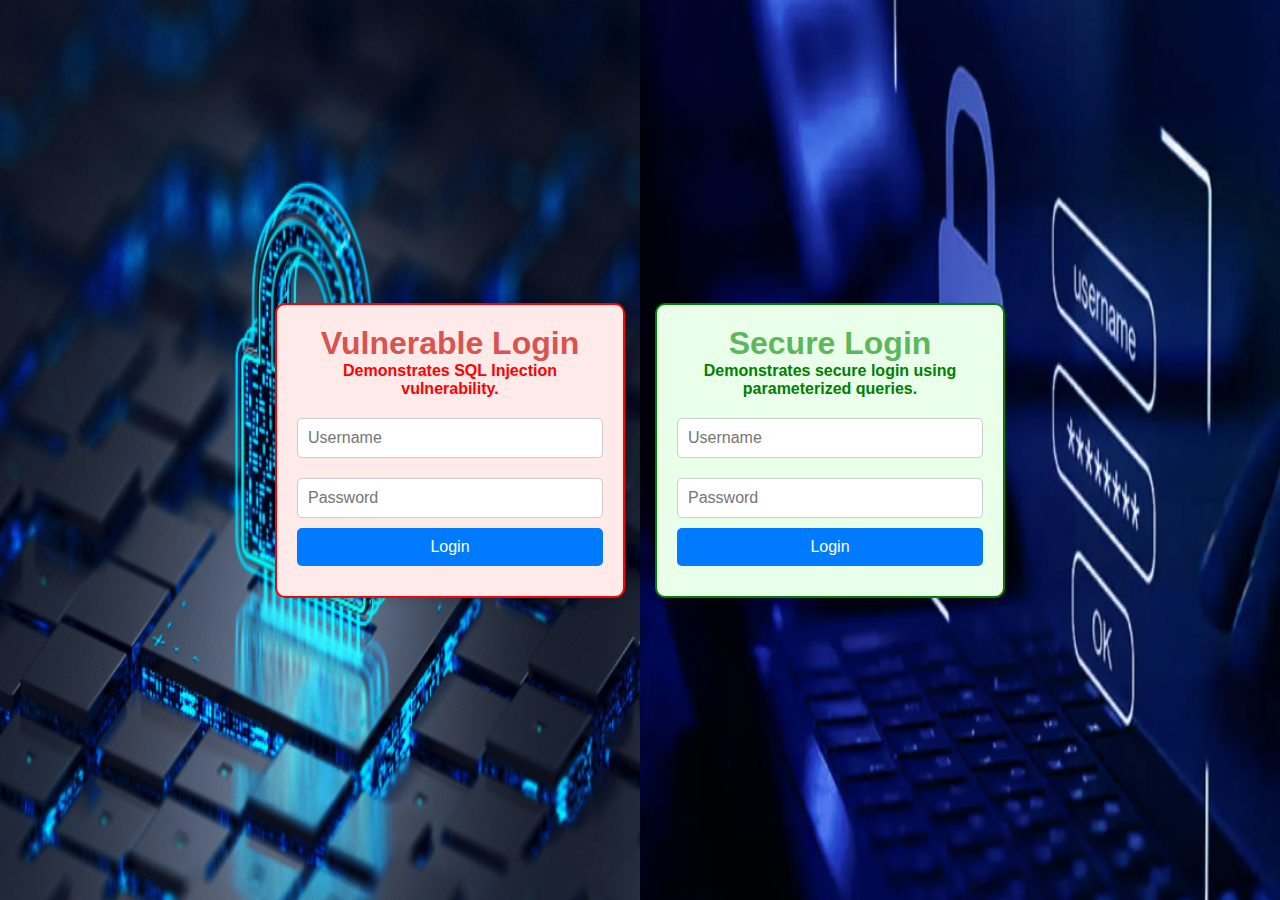
<file: SQL Injection/index.html>
<!DOCTYPE html>
<html lang="en">
<head>
    <meta charset="UTF-8">
    <meta name="viewport" content="width=device-width, initial-scale=1.0">
    <title>SQL Injection</title>
    <link rel="stylesheet" href="styles.css">
</head>
<body>
    <div class="container">
        <!-- Vulnerable Login -->
        <div class="card vulnerable">
            <h1>Vulnerable Login</h1>
            <p class="warning">Demonstrates SQL Injection vulnerability.</p>
            <form id="vulnerable-login">
                <input type="text" id="v-username" placeholder="Username" required>
                <input type="password" id="v-password" placeholder="Password" required>
                <button type="submit">Login</button>
            </form>
            <div class="message" id="v-message"></div>
        </div>

        <!-- Secure Login -->
        <div class="card secure">
            <h1>Secure Login</h1>
            <p class="info">Demonstrates secure login using parameterized queries.</p>
            <form id="secure-login">
                <input type="text" id="s-username" placeholder="Username" required>
                <input type="password" id="s-password" placeholder="Password" required>
                <button type="submit">Login</button>
            </form>
            <div class="message" id="s-message"></div>
        </div>
    </div>
    <script src="scripts.js"></script>
</body>
</html>
</file>
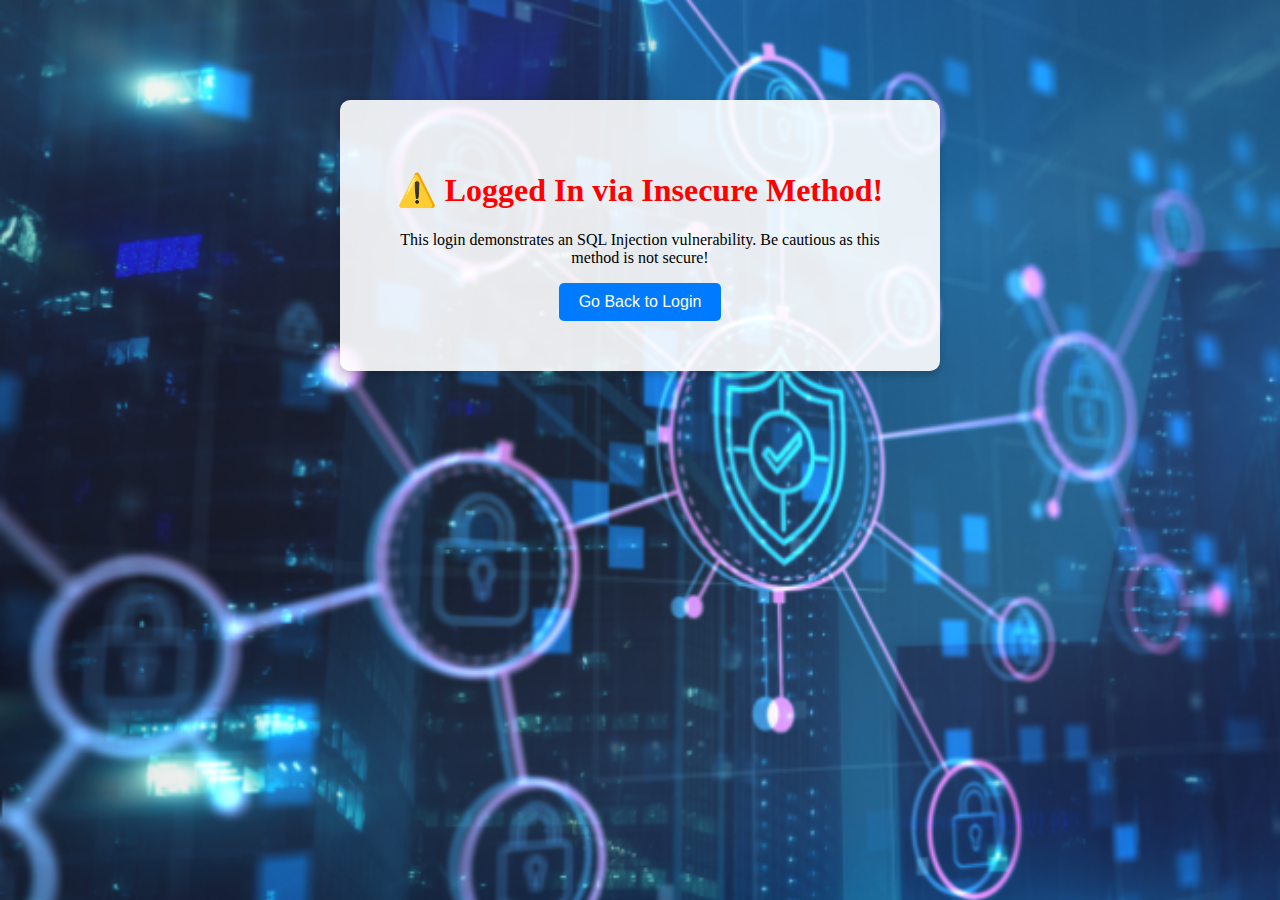
<file: SQL Injection/insecure.html>
<!DOCTYPE html>
<html lang="en">
<head>
    <meta charset="UTF-8">
    <meta name="viewport" content="width=device-width, initial-scale=1.0">
    <title>Insecure Login Page</title>
    <link rel="stylesheet" href="styles2.css">
    <style>
        body {
            background: url('unsuccess.png') no-repeat center center fixed;
            background-size: cover;
        }
    </style>
</head>
<body>
    <div class="warning-container">
        <h1>⚠️ Logged In via Insecure Method!</h1>
        <p>This login demonstrates an SQL Injection vulnerability. Be cautious as this method is not secure!</p>
        <a href="index.html"><button>Go Back to Login</button></a>
    </div>
</body>
</html>
</file>
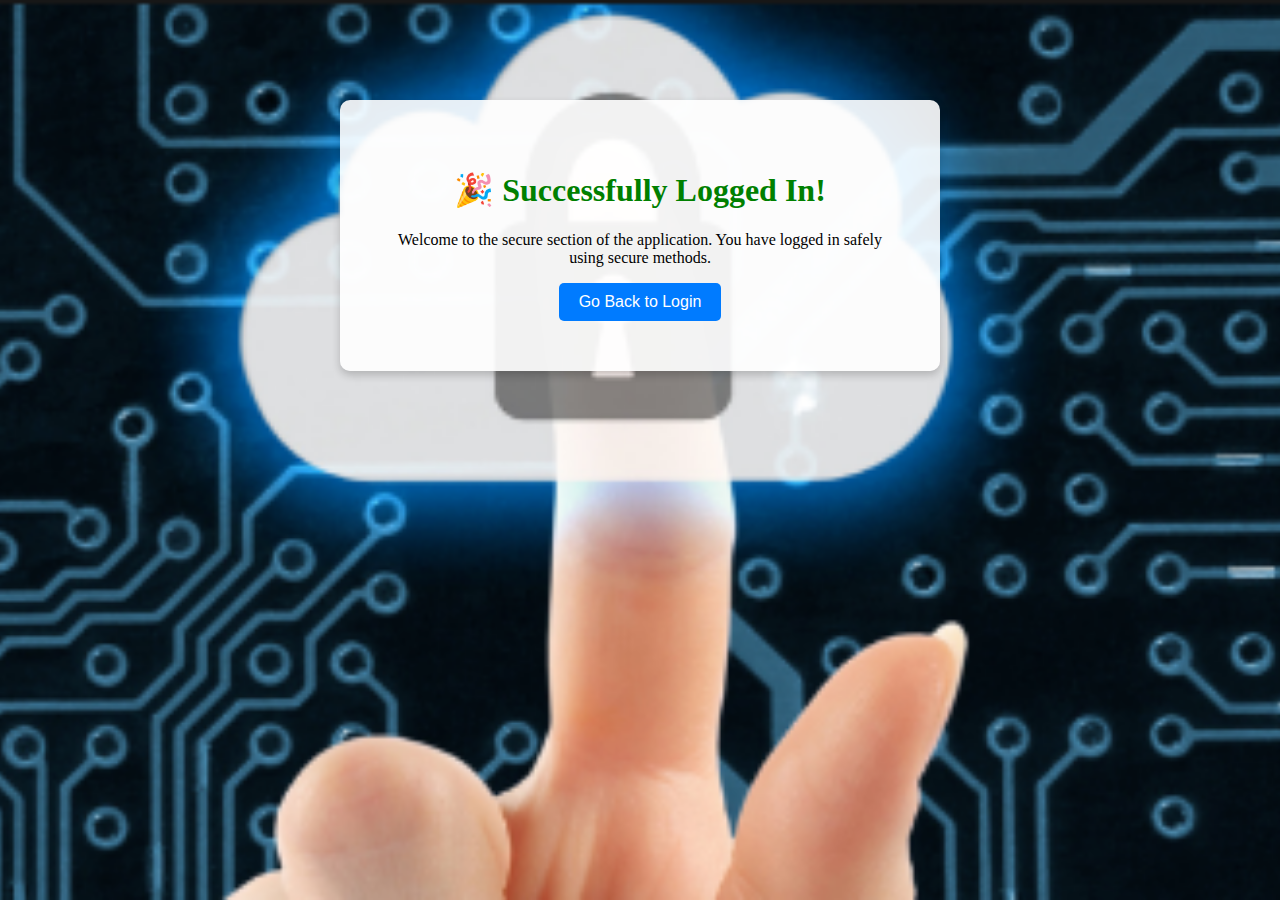
<file: SQL Injection/success.html>
<!DOCTYPE html>
<html lang="en">
<head>
    <meta charset="UTF-8">
    <meta name="viewport" content="width=device-width, initial-scale=1.0">
    <title>Secure Login Success</title>
    <link rel="stylesheet" href="styles2.css">
    <style>
        body {
            background: url('success.png') no-repeat center center fixed;
            background-size: cover;
        }
    </style>
</head>
<body>
    <div class="success-container">
        <h1>🎉 Successfully Logged In!</h1>
        <p>Welcome to the secure section of the application. You have logged in safely using secure methods.</p>
        <a href="index.html"><button>Go Back to Login</button></a>
    </div>
</body>
</html>
</file>
<file: SQL Injection/styles2.css>
.success-container, .warning-container {
    text-align: center;
    padding: 50px;
    background: rgba(255, 255, 255, 0.9);
    border-radius: 10px;
    box-shadow: 0 4px 8px rgba(0, 0, 0, 0.2);
    width: 80%;
    max-width: 500px;
    margin: 100px auto;
}

.success-container h1 {
    color: green;
    font-size: 2em;
}

.warning-container h1 {
    color: red;
    font-size: 2em;
}

button {
    padding: 10px 20px;
    font-size: 1em;
    background: #007bff;
    color: white;
    border: none;
    border-radius: 5px;
    cursor: pointer;
}

button:hover {
    background: #0056b3;
}
</file>
<file: SQL Injection/styles.css>
/* General Reset */
* {
    margin: 0;
    padding: 0;
    box-sizing: border-box;
}

body {
    font-family: Arial, sans-serif;
    display: flex;
    justify-content: center;
    align-items: center;
    min-height: 100vh;
    color: #333;

    /* Background Images */
    background: url('Locked.png') left center no-repeat, 
                url('secure.png') right center no-repeat;
    background-size: 50% 100%, 50% 100%;
    background-color: #f8f9fa;
}

.container {
    display: flex;
    gap: 30px;
    flex-wrap: wrap;
    justify-content: center;
    align-items: stretch;
    z-index: 1;
}

.card {
    background: rgba(255, 255, 255, 0.9);
    box-shadow: 0 4px 8px rgba(0, 0, 0, 0.1);
    border-radius: 10px;
    padding: 20px;
    width: 350px;
    text-align: center;
    border: 2px solid transparent;
    transition: all 0.3s ease-in-out;
}

/* Vulnerable Login Styling */
.card.vulnerable {
    border-color: red;
    background: #ffeaea;
}

.card.vulnerable h1 {
    color: #d9534f;
}

.warning {
    color: red;
    font-weight: bold;
    margin-bottom: 10px;
}

/* Secure Login Styling */
.card.secure {
    border-color: green;
    background: #eaffea;
}

.card.secure h1 {
    color: #5cb85c;
}

.info {
    color: green;
    font-weight: bold;
    margin-bottom: 10px;
}

/* Form Input Styles */
form input {
    width: 100%;
    padding: 10px;
    margin: 10px 0;
    border: 1px solid #ccc;
    border-radius: 5px;
    font-size: 1em;
    transition: border-color 0.2s;
}

form input:focus {
    border-color: #007bff;
    outline: none;
}

button {
    width: 100%;
    padding: 10px;
    background: #007bff;
    color: white;
    border: none;
    border-radius: 5px;
    font-size: 1em;
    cursor: pointer;
    transition: background 0.3s ease;
}

button:hover {
    background: #0056b3;
}

.message {
    margin-top: 10px;
    font-size: 0.9em;
    color: #555;
}

/* Responsive Design */
@media (max-width: 768px) {
    body {
        background: url('Locked.png') top center no-repeat, 
                    url('secure.png') bottom center no-repeat;
        background-size: cover, cover;
    }
    .container {
        flex-direction: column;
    }
    .card {
        width: 90%;
    }
}
</file>
